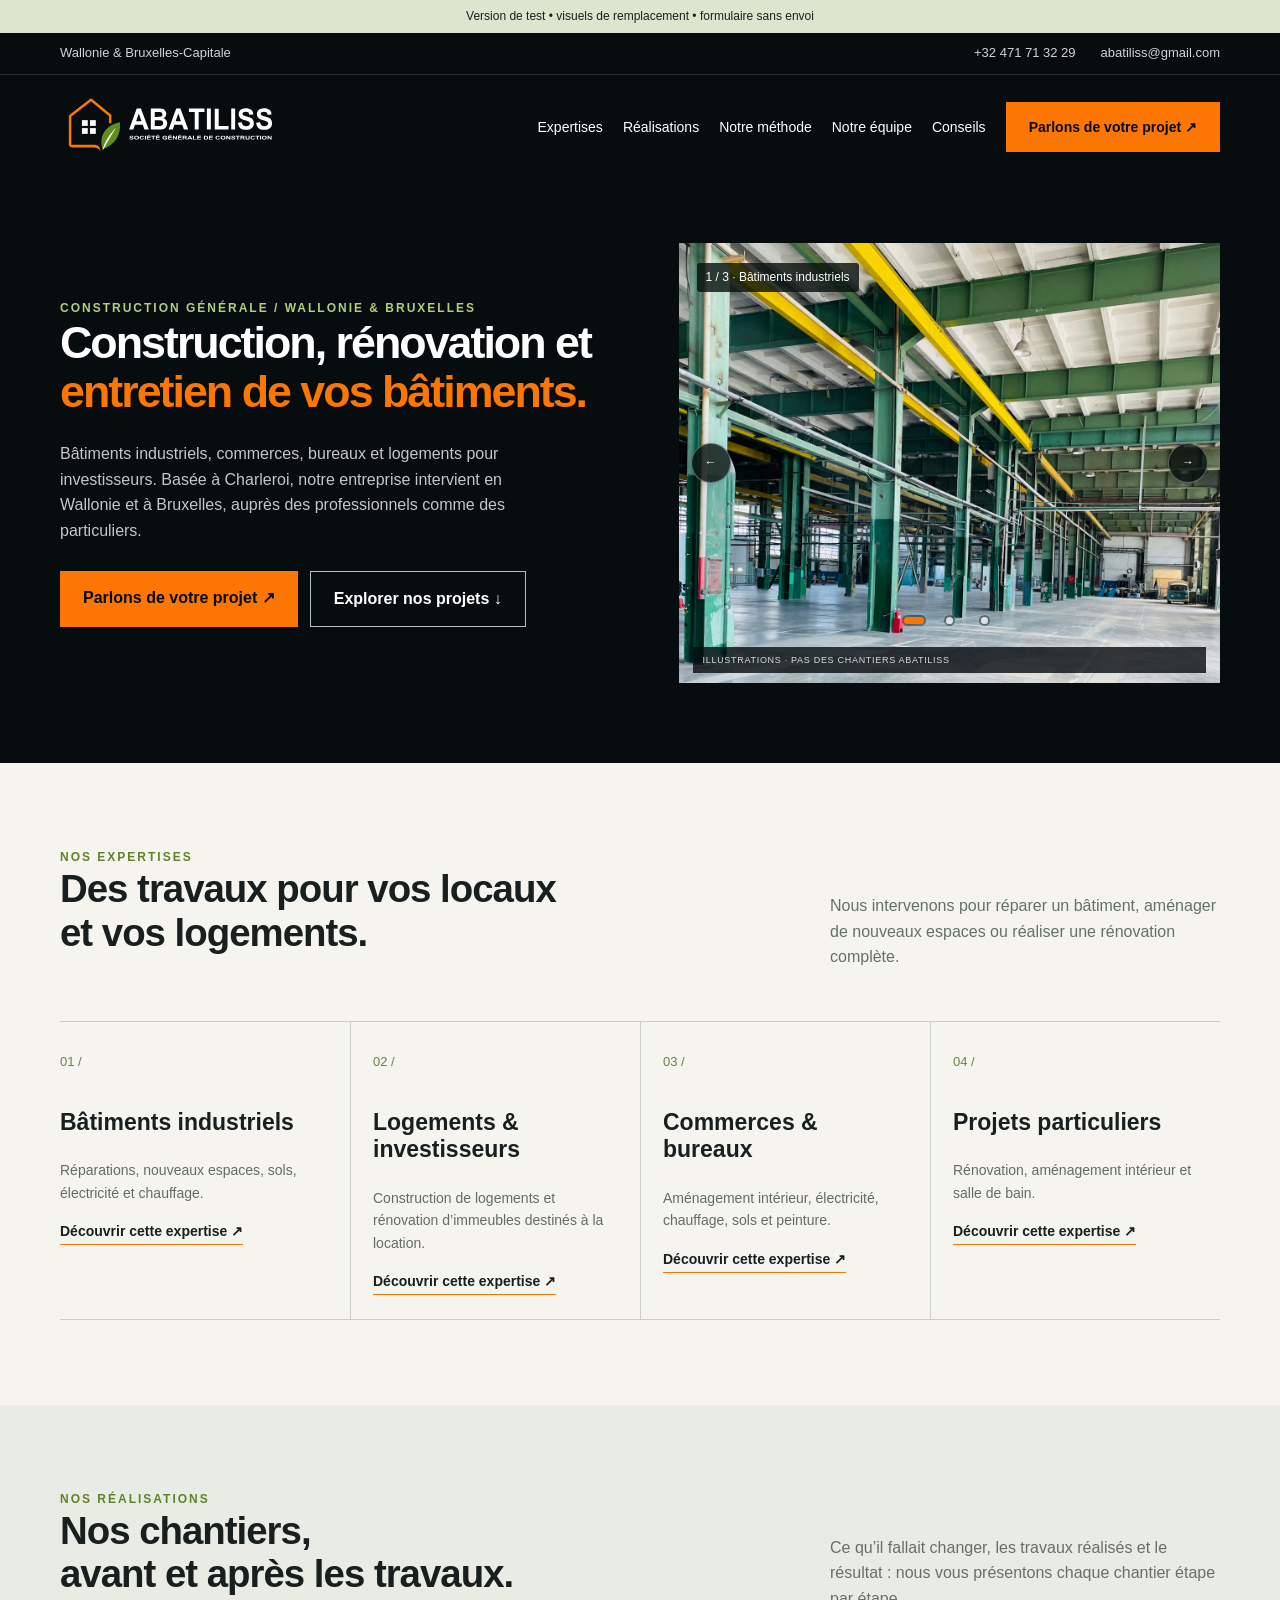
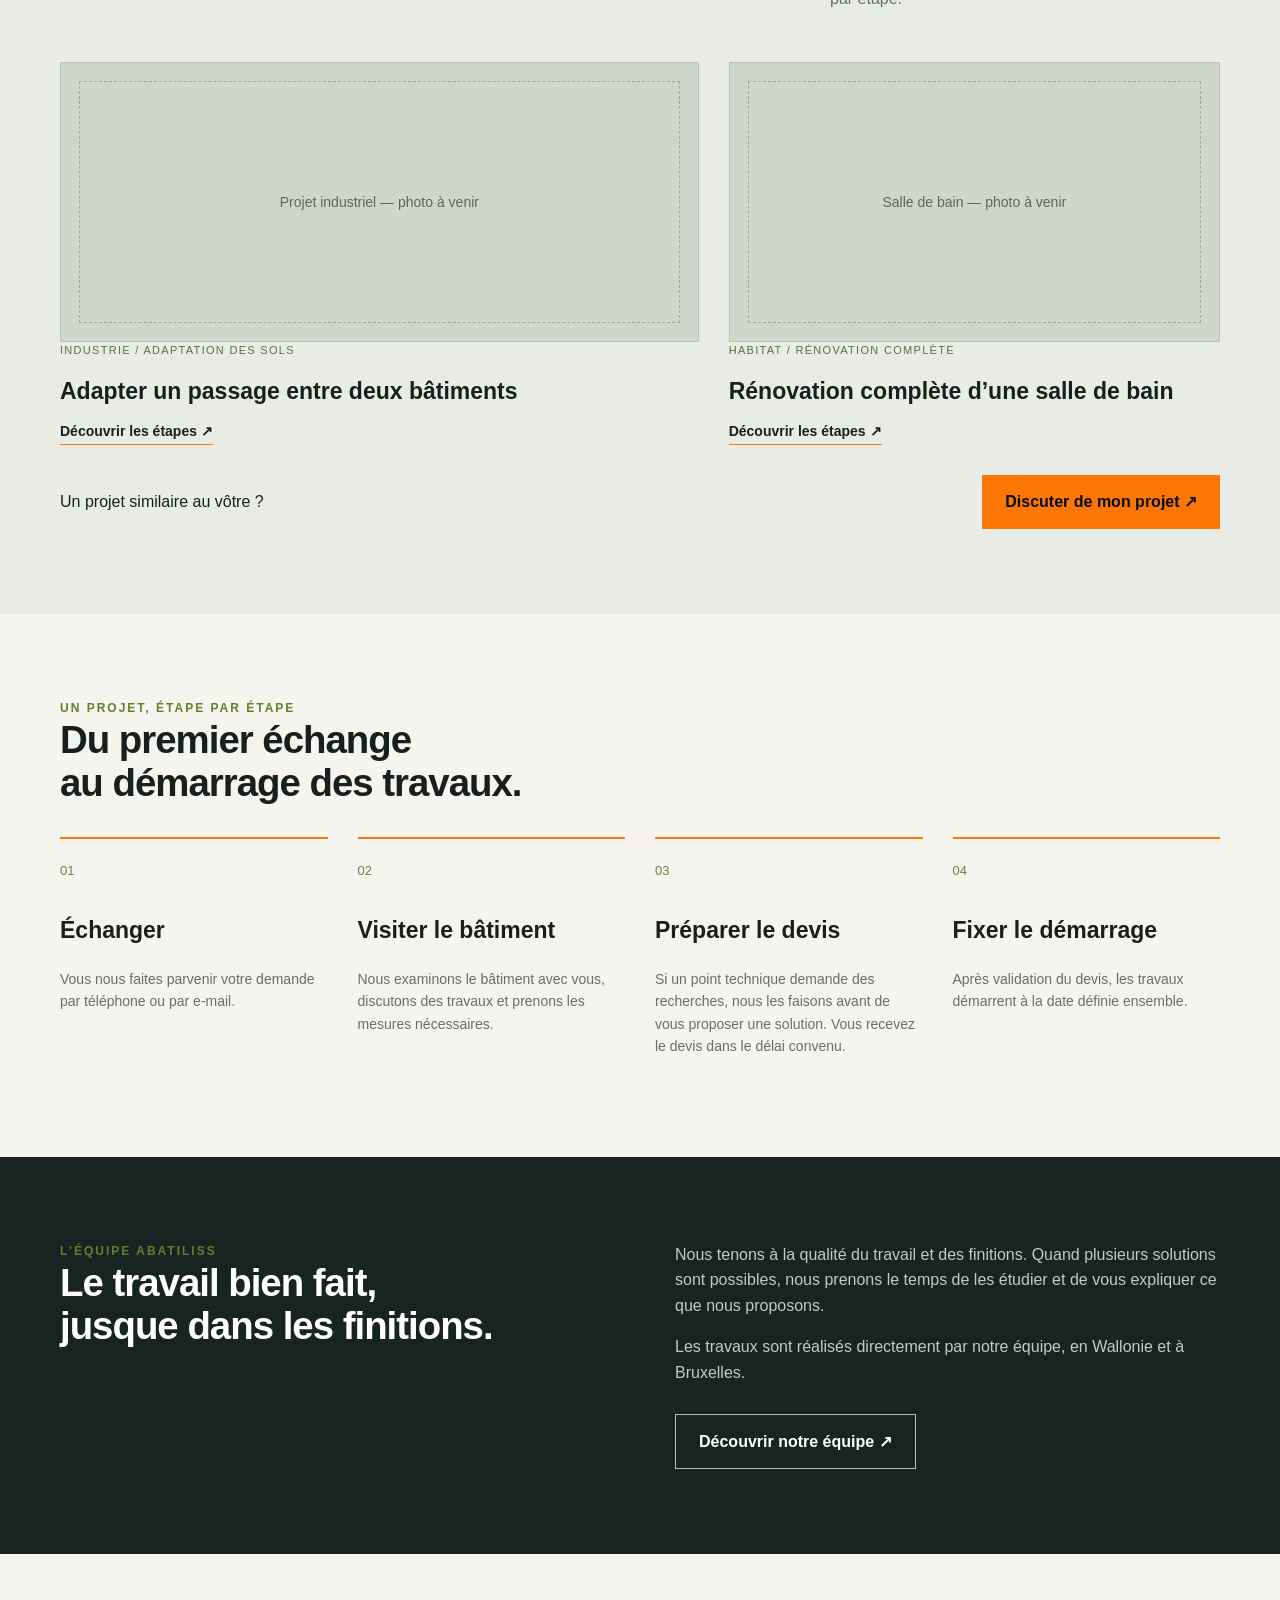
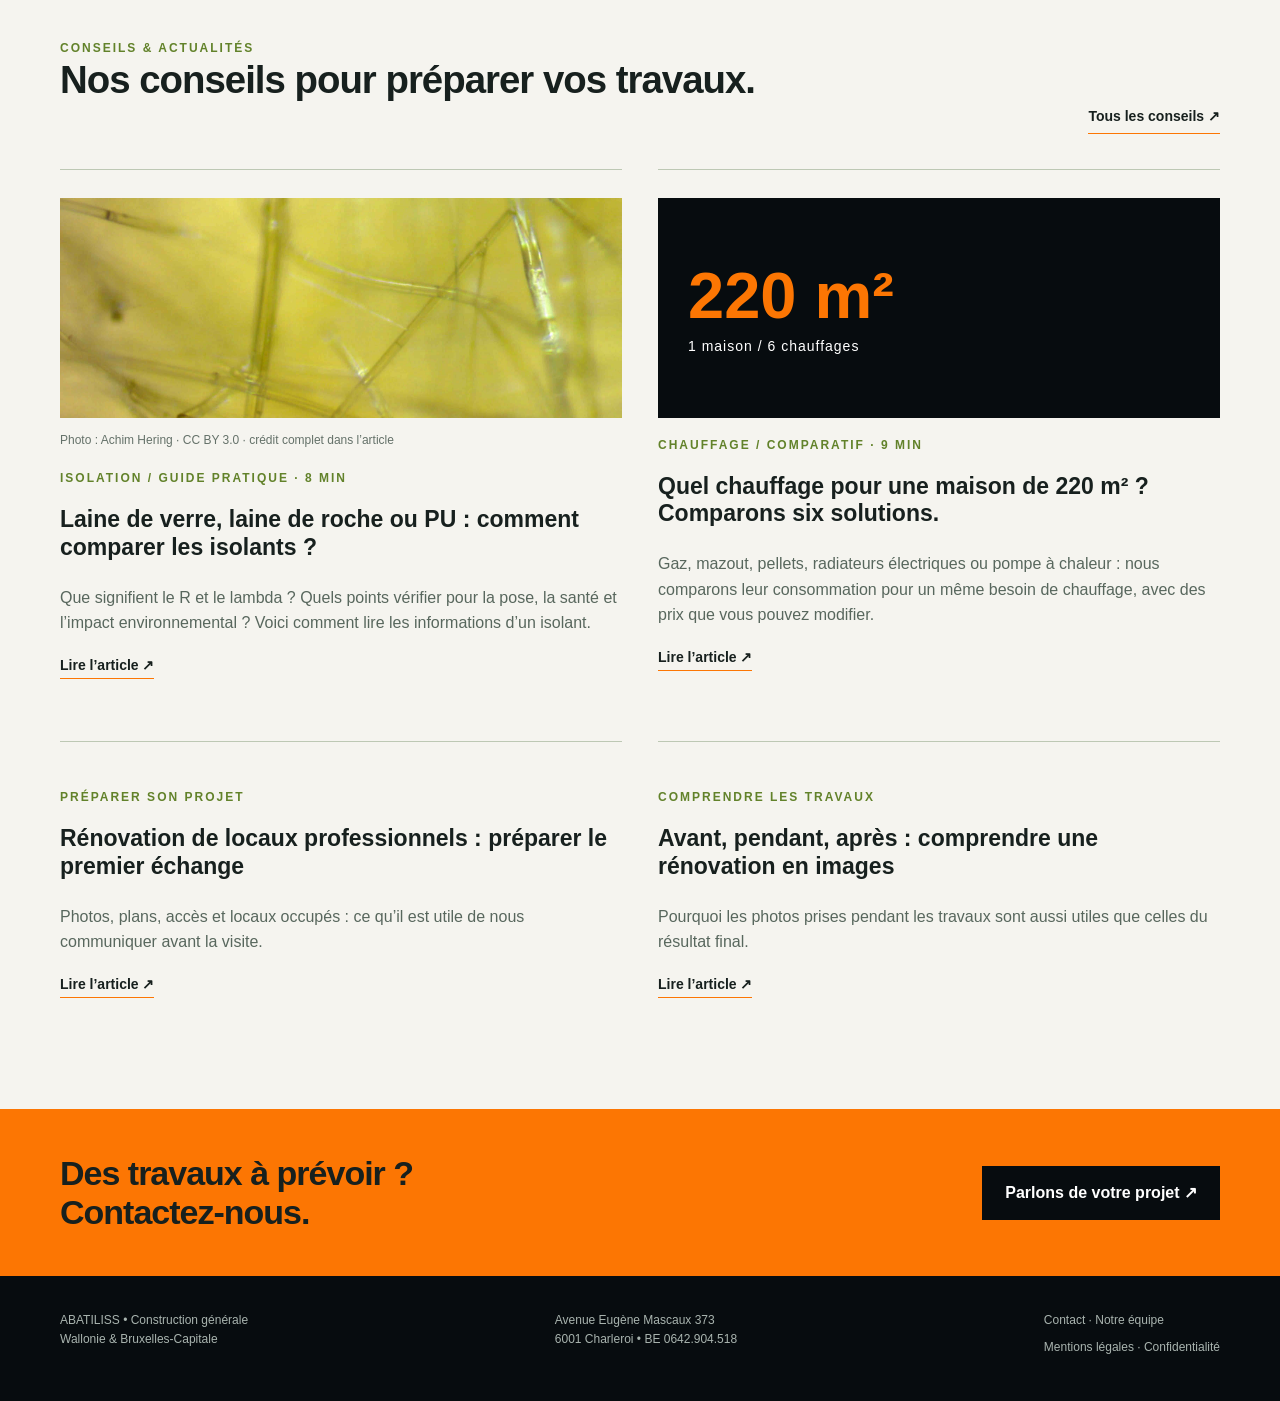
<file: index.html>
<!doctype html><html lang="fr"><head><meta charset="utf-8"><meta name="viewport" content="width=device-width,initial-scale=1"><meta name="robots" content="noindex,nofollow"><title>Entreprise de construction et rénovation à Charleroi | Abatiliss</title><link rel="stylesheet" href="style.css"><link rel="stylesheet" href="editorial.css"><script src="editorial.js" defer></script><script src="app.js" defer></script><script src="carousel.js" defer></script></head><body data-page="index"><noscript>Cette maquette nécessite JavaScript.</noscript></body></html>
</file>
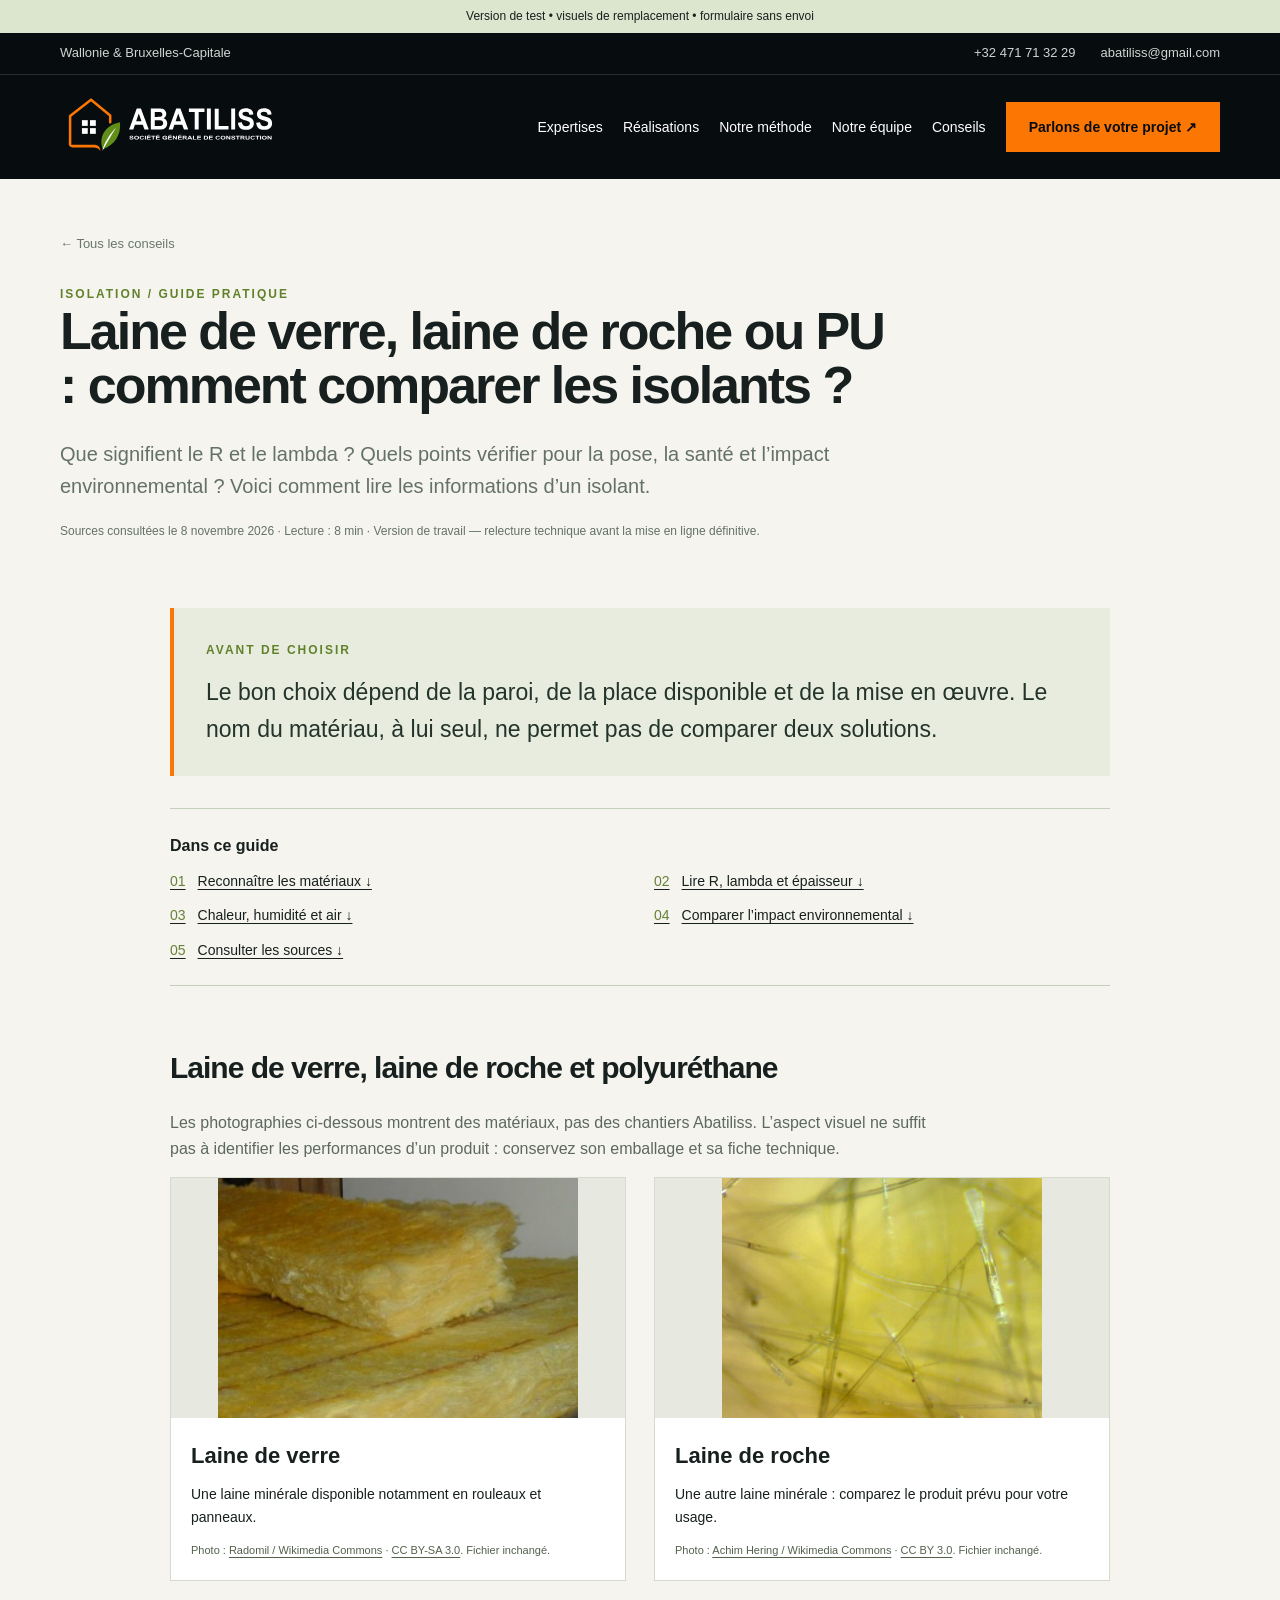
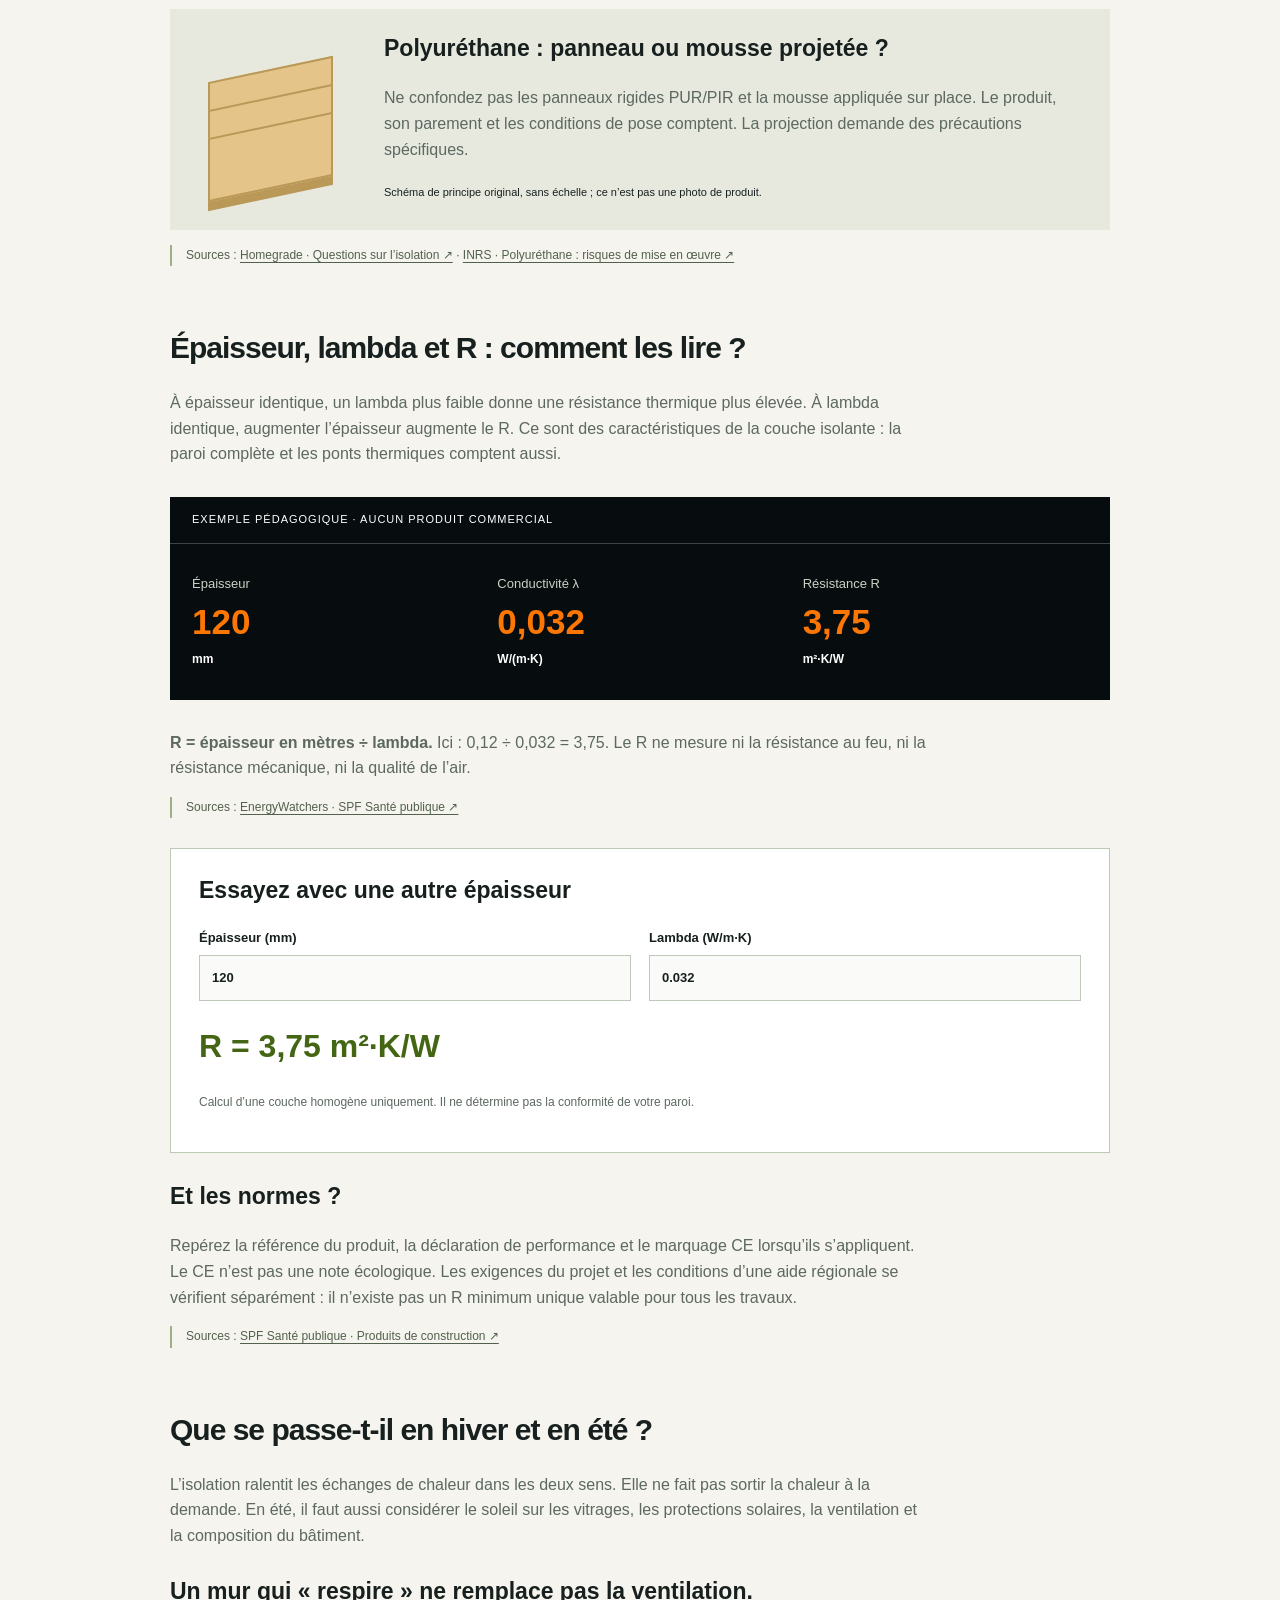
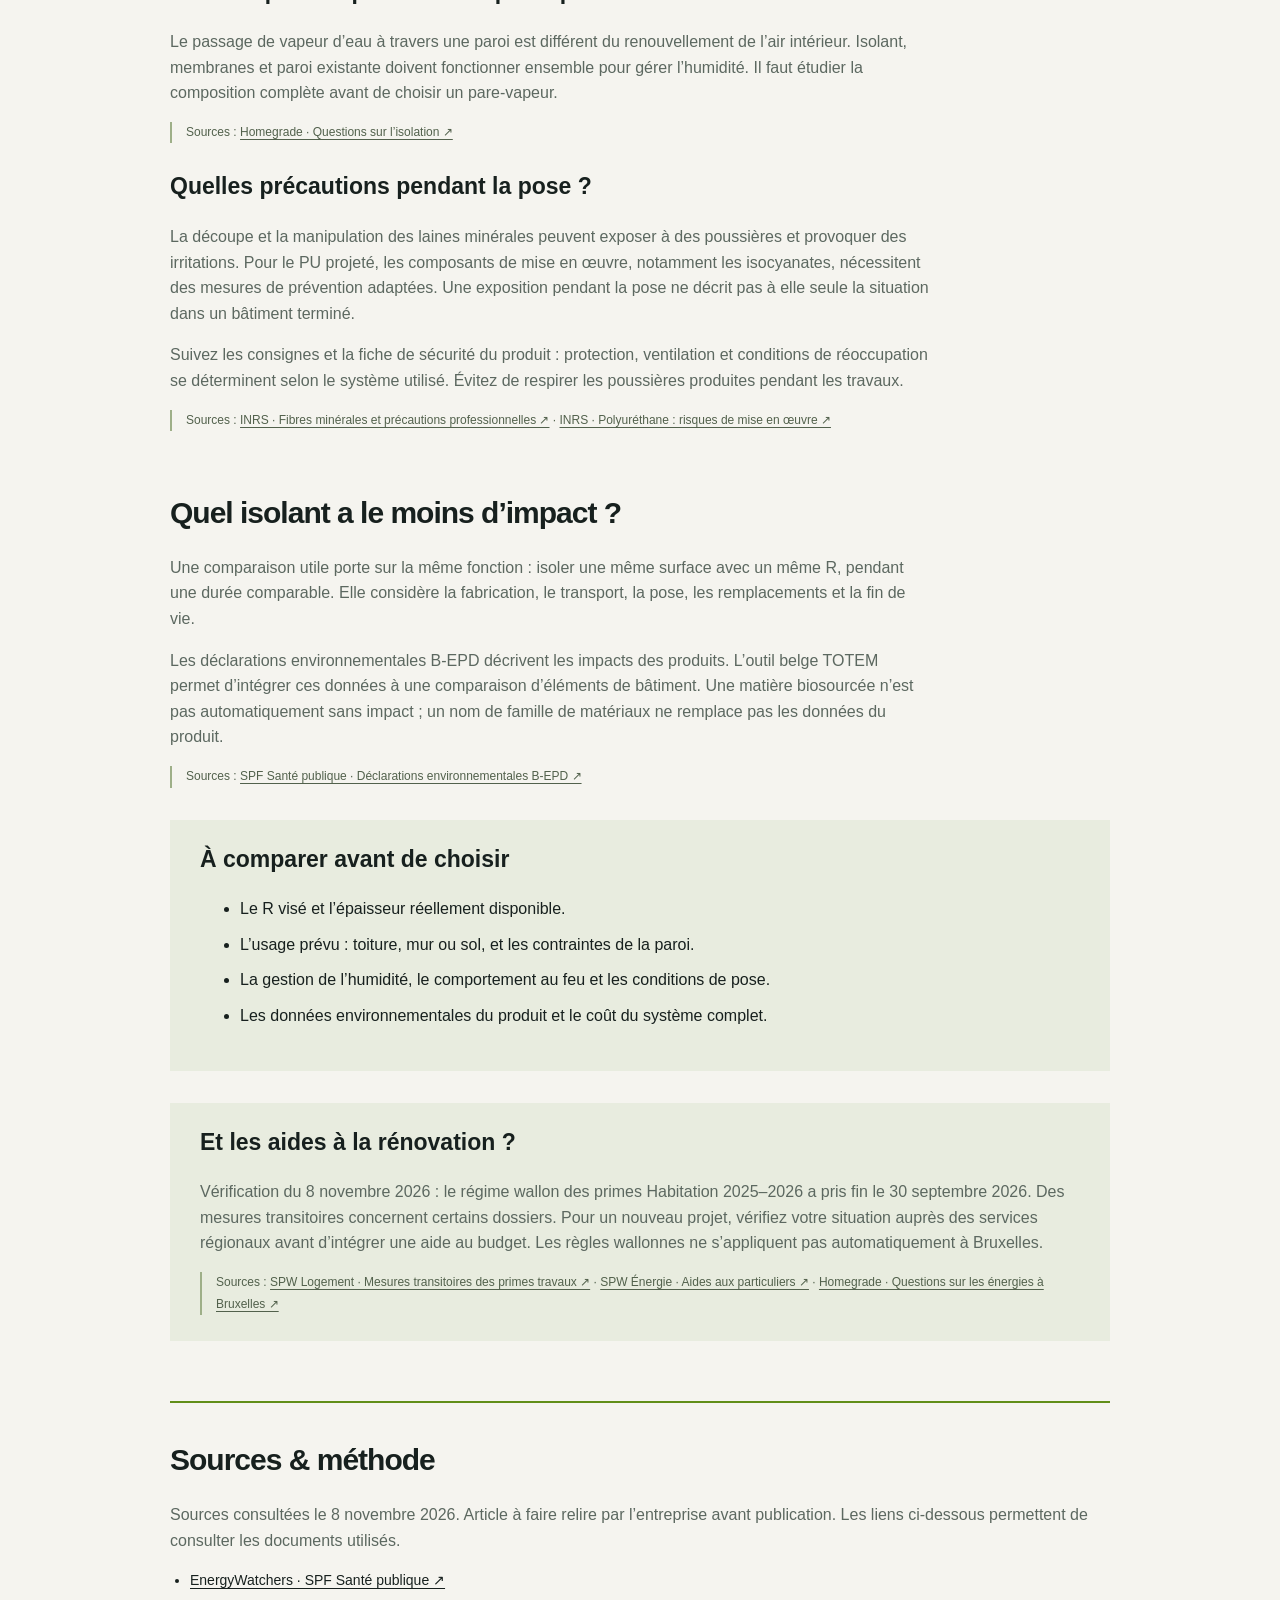
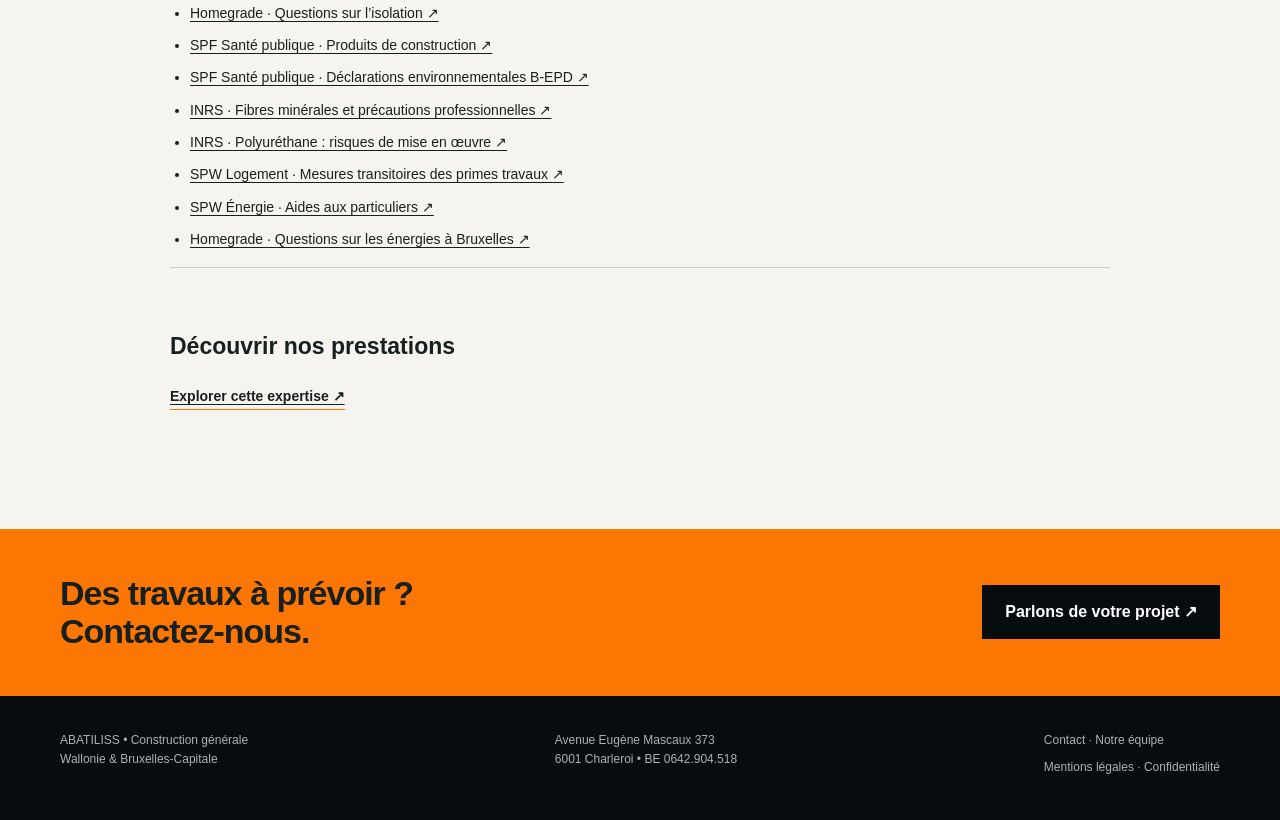
<file: article.html>
<!doctype html><html lang="fr"><head><meta charset="utf-8"><meta name="viewport" content="width=device-width,initial-scale=1"><meta name="robots" content="noindex,nofollow"><title>Abatiliss — Construction et rénovation</title><link rel="stylesheet" href="style.css"><link rel="stylesheet" href="editorial.css"><script src="editorial.js" defer></script><script src="app.js" defer></script><script src="carousel.js" defer></script></head><body data-page="article"><noscript>Cette maquette nécessite JavaScript.</noscript></body></html>
</file>
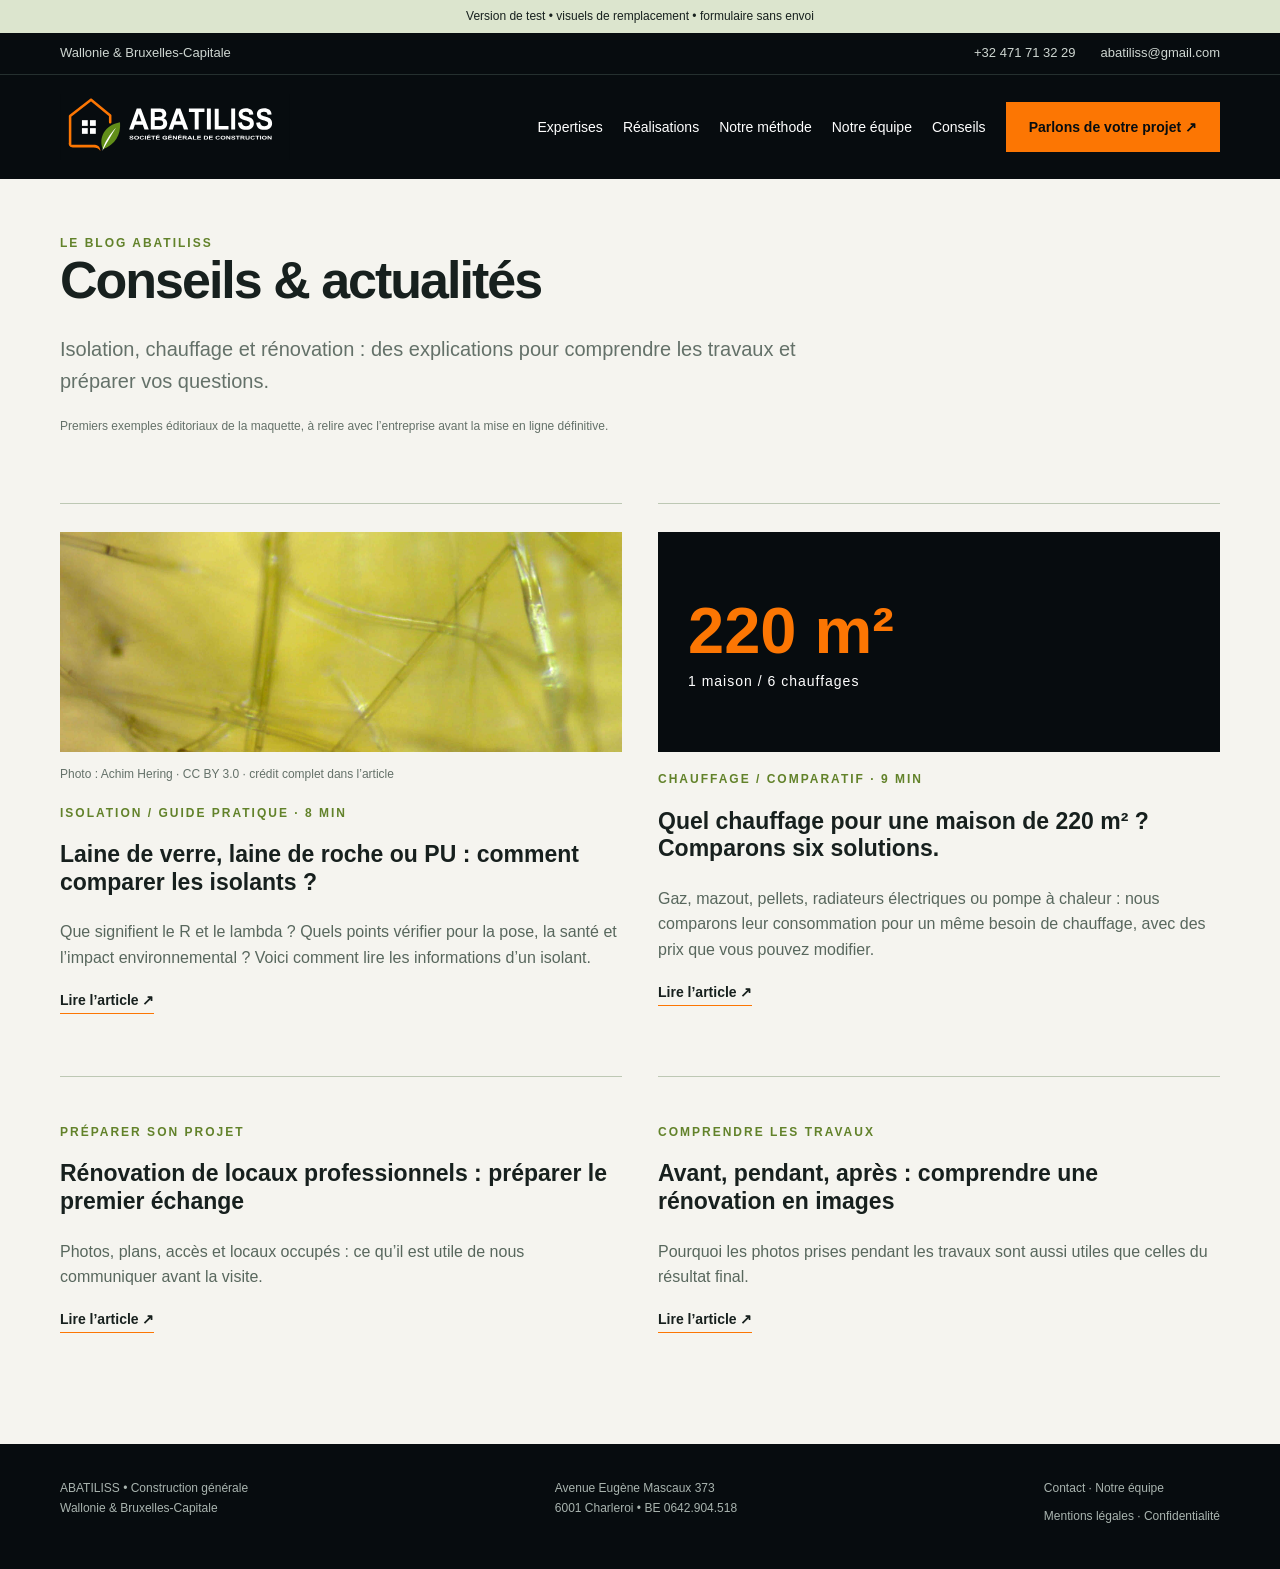
<file: blog.html>
<!doctype html><html lang="fr"><head><meta charset="utf-8"><meta name="viewport" content="width=device-width,initial-scale=1"><meta name="robots" content="noindex,nofollow"><title>Abatiliss — Conseils et actualités</title><link rel="stylesheet" href="style.css"><link rel="stylesheet" href="editorial.css"><script src="editorial.js" defer></script><script src="app.js" defer></script><script src="carousel.js" defer></script></head><body data-page="blog"><noscript>Cette maquette nécessite JavaScript.</noscript></body></html>
</file>
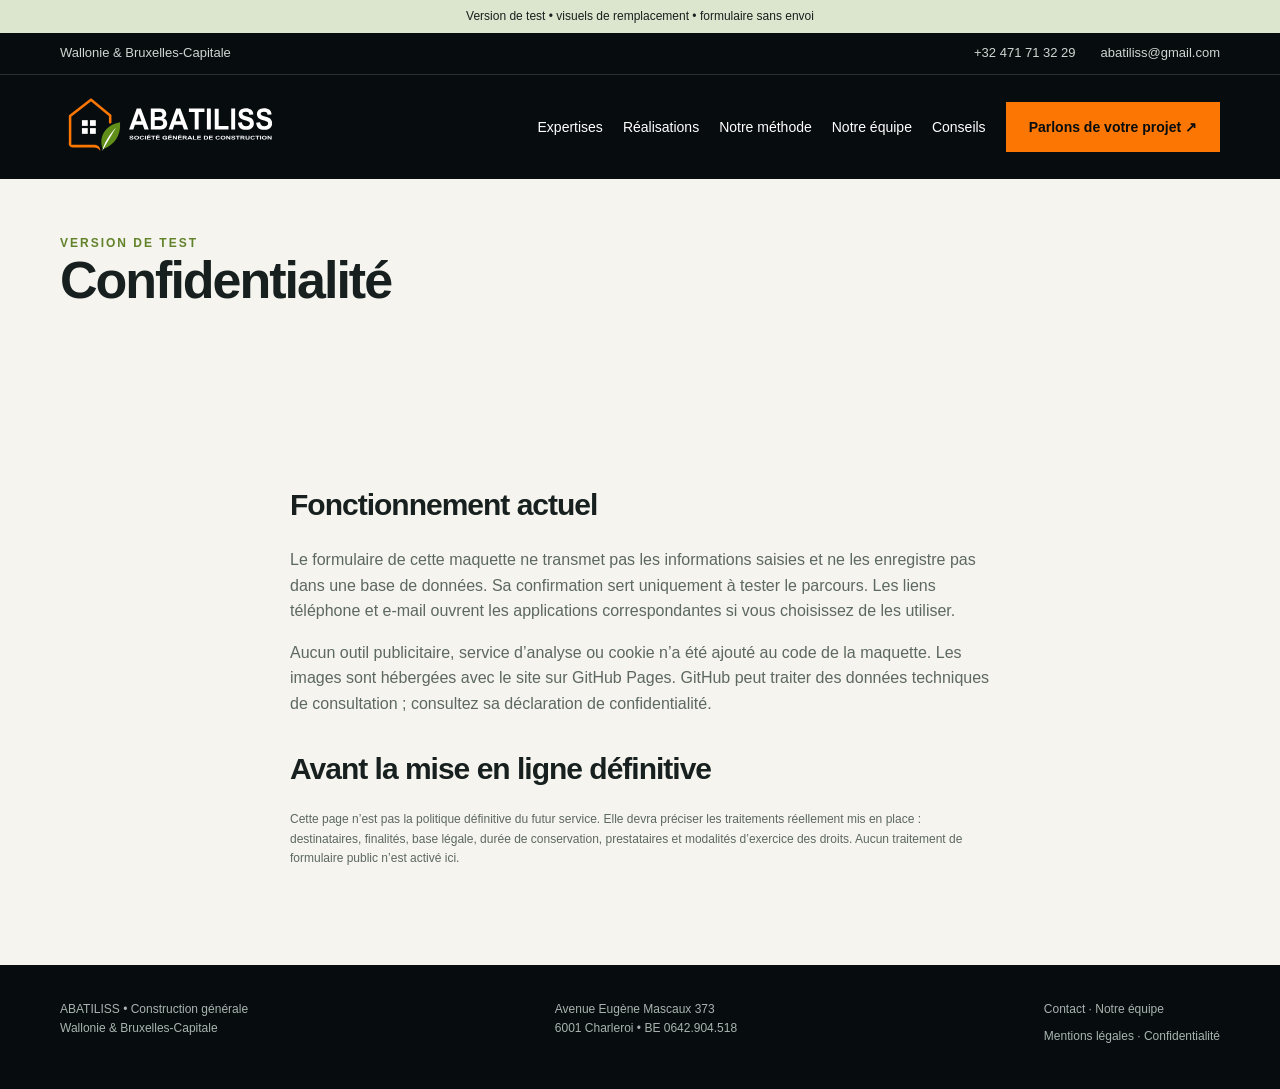
<file: confidentialite.html>
<!doctype html><html lang="fr"><head><meta charset="utf-8"><meta name="viewport" content="width=device-width,initial-scale=1"><meta name="robots" content="noindex,nofollow"><title>Abatiliss — Construction et rénovation</title><link rel="stylesheet" href="style.css"><link rel="stylesheet" href="editorial.css"><script src="editorial.js" defer></script><script src="app.js" defer></script><script src="carousel.js" defer></script></head><body data-page="confidentialite"><noscript>Cette maquette nécessite JavaScript.</noscript></body></html>
</file>
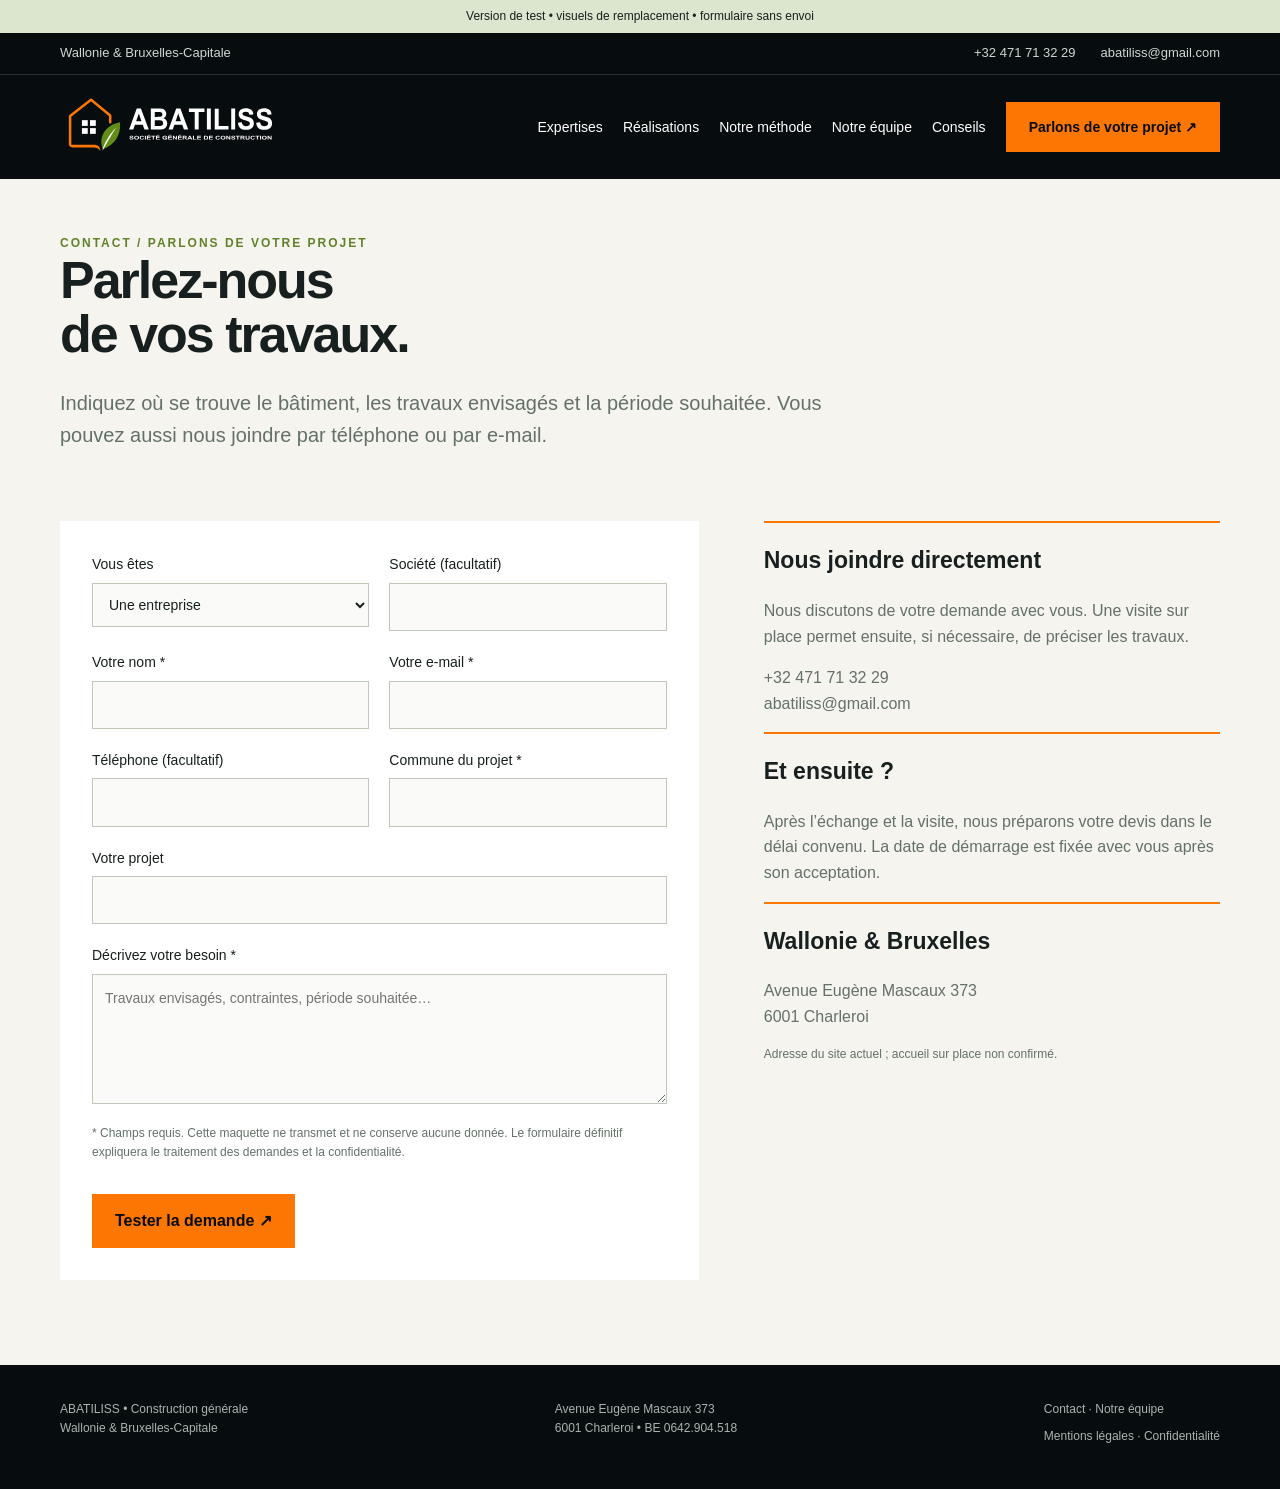
<file: contact.html>
<!doctype html><html lang="fr"><head><meta charset="utf-8"><meta name="viewport" content="width=device-width,initial-scale=1"><meta name="robots" content="noindex,nofollow"><title>Abatiliss — Parlons de votre projet</title><link rel="stylesheet" href="style.css"><link rel="stylesheet" href="editorial.css"><script src="editorial.js" defer></script><script src="app.js" defer></script><script src="carousel.js" defer></script></head><body data-page="contact"><noscript>Cette maquette nécessite JavaScript.</noscript></body></html>
</file>
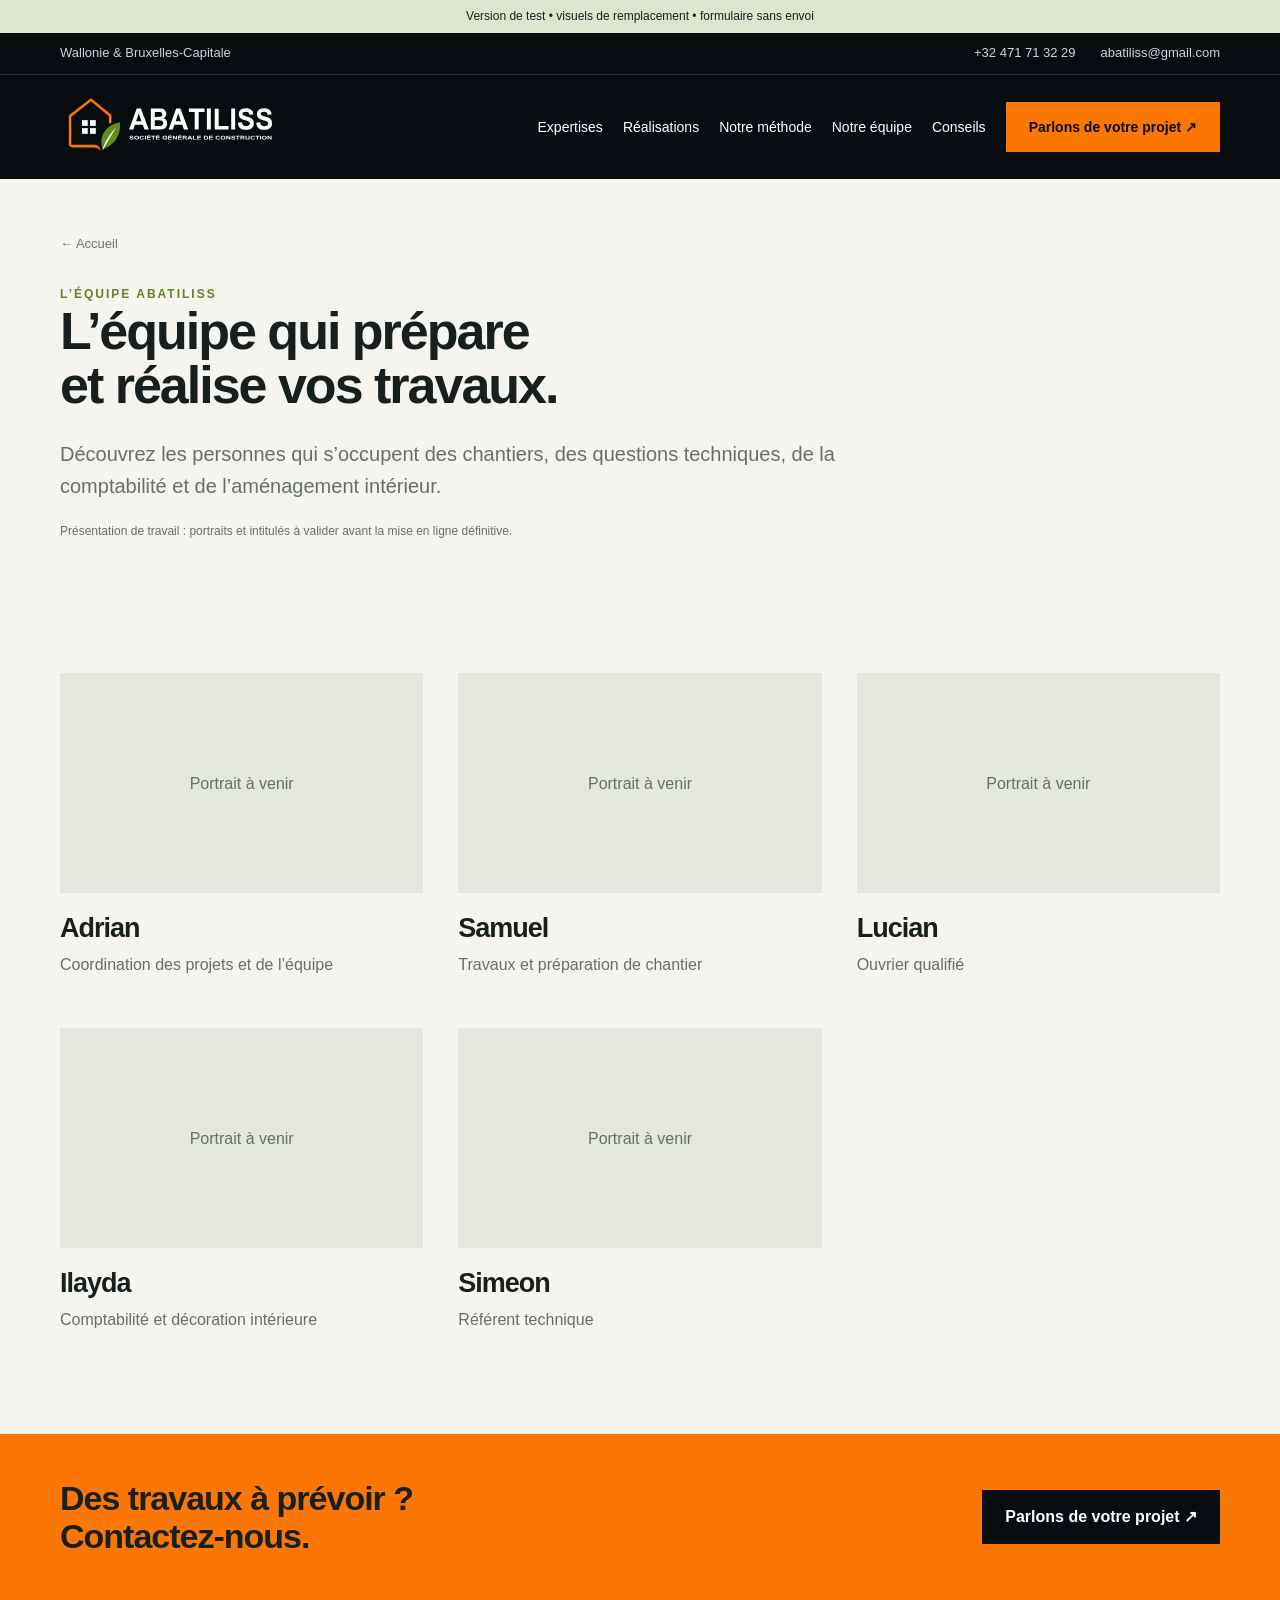
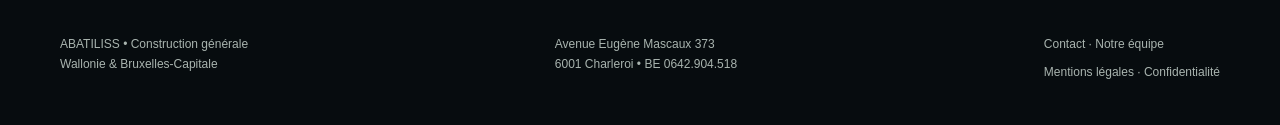
<file: equipe.html>
<!doctype html><html lang="fr"><head><meta charset="utf-8"><meta name="viewport" content="width=device-width,initial-scale=1"><meta name="robots" content="noindex,nofollow"><title>Abatiliss — Notre équipe</title><link rel="stylesheet" href="style.css"><link rel="stylesheet" href="editorial.css"><script src="editorial.js" defer></script><script src="app.js" defer></script><script src="carousel.js" defer></script></head><body data-page="equipe"><noscript>Cette maquette nécessite JavaScript.</noscript></body></html>
</file>
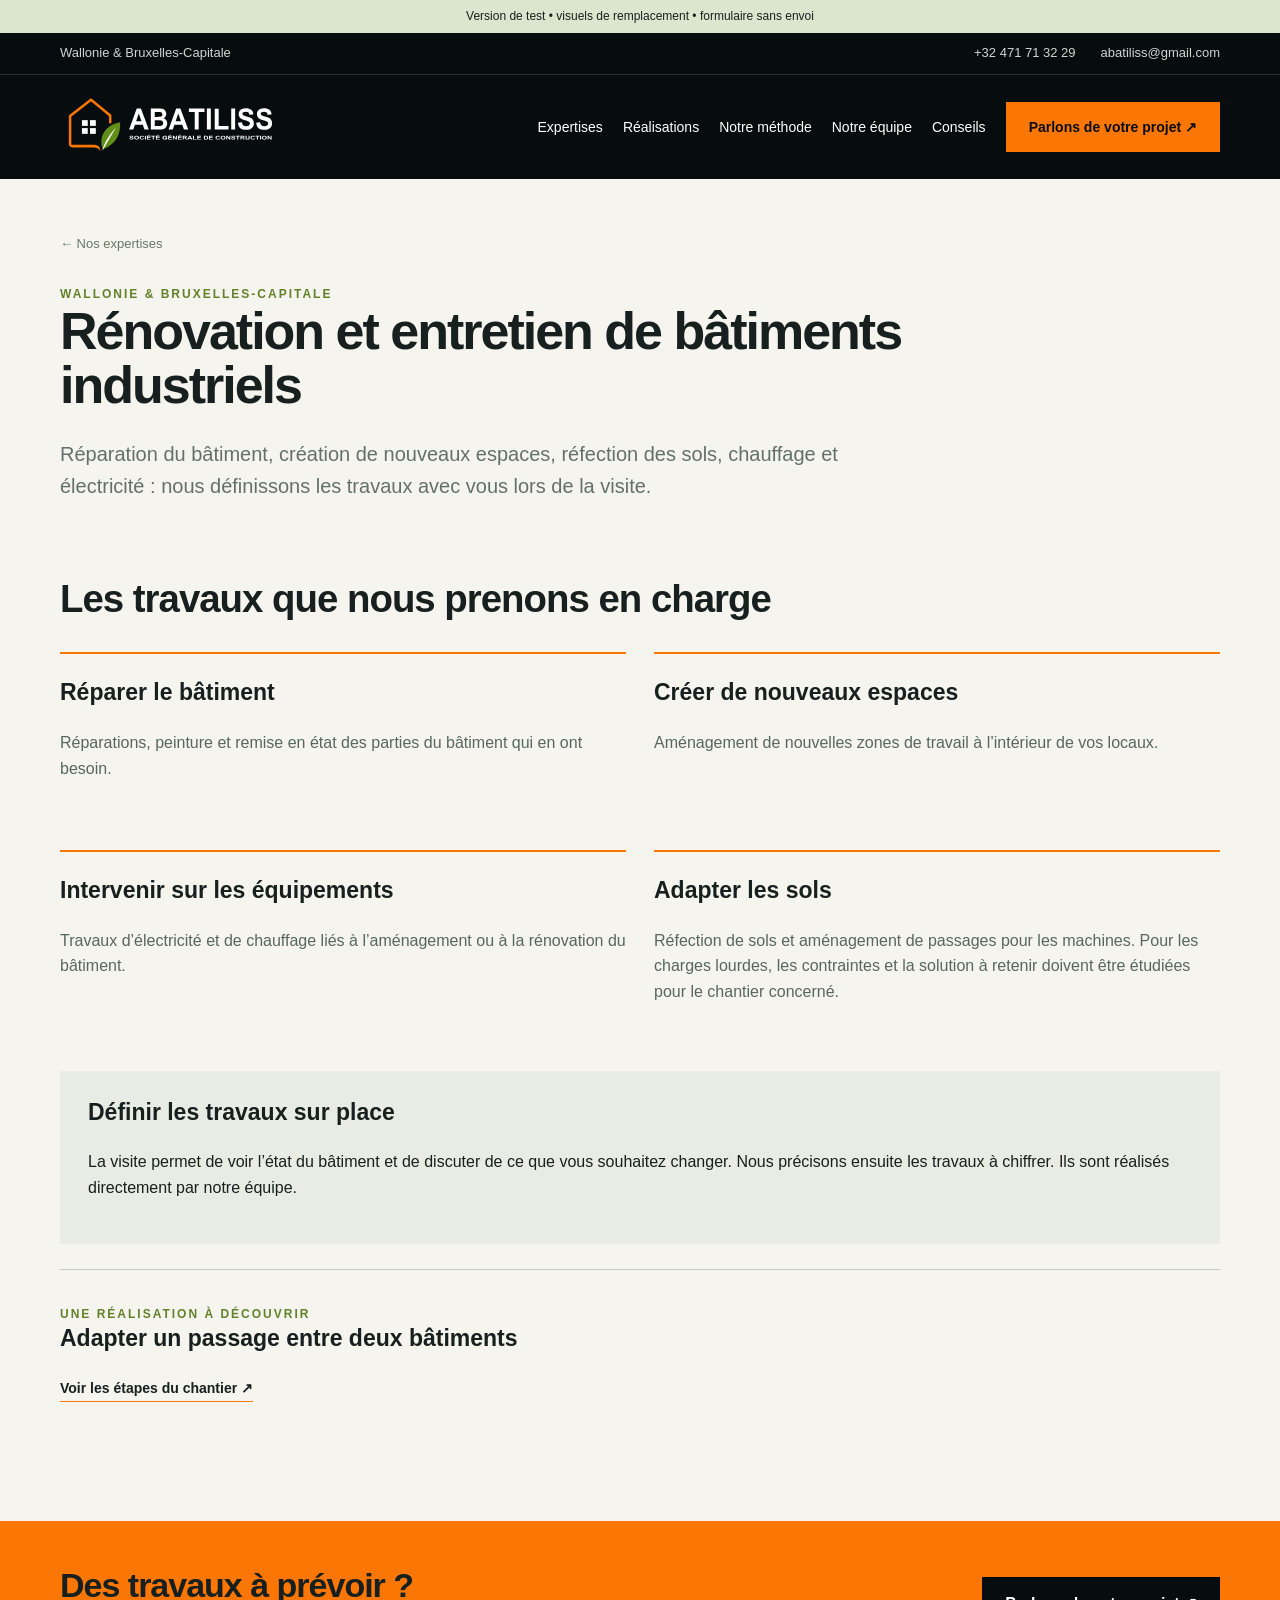
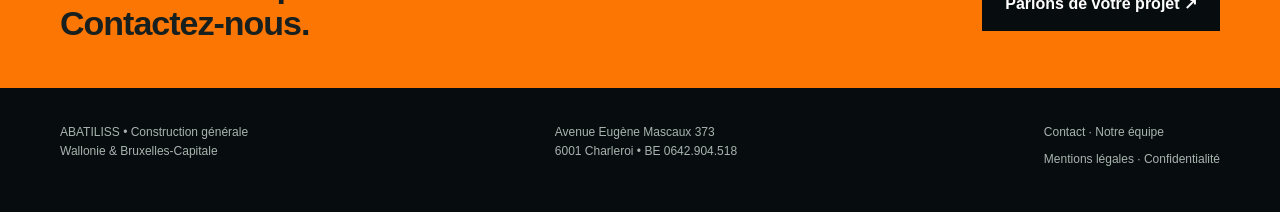
<file: expertise.html>
<!doctype html><html lang="fr"><head><meta charset="utf-8"><meta name="viewport" content="width=device-width,initial-scale=1"><meta name="robots" content="noindex,nofollow"><title>Abatiliss — Construction et rénovation</title><link rel="stylesheet" href="style.css"><link rel="stylesheet" href="editorial.css"><script src="editorial.js" defer></script><script src="app.js" defer></script><script src="carousel.js" defer></script></head><body data-page="expertise"><noscript>Cette maquette nécessite JavaScript.</noscript></body></html>
</file>
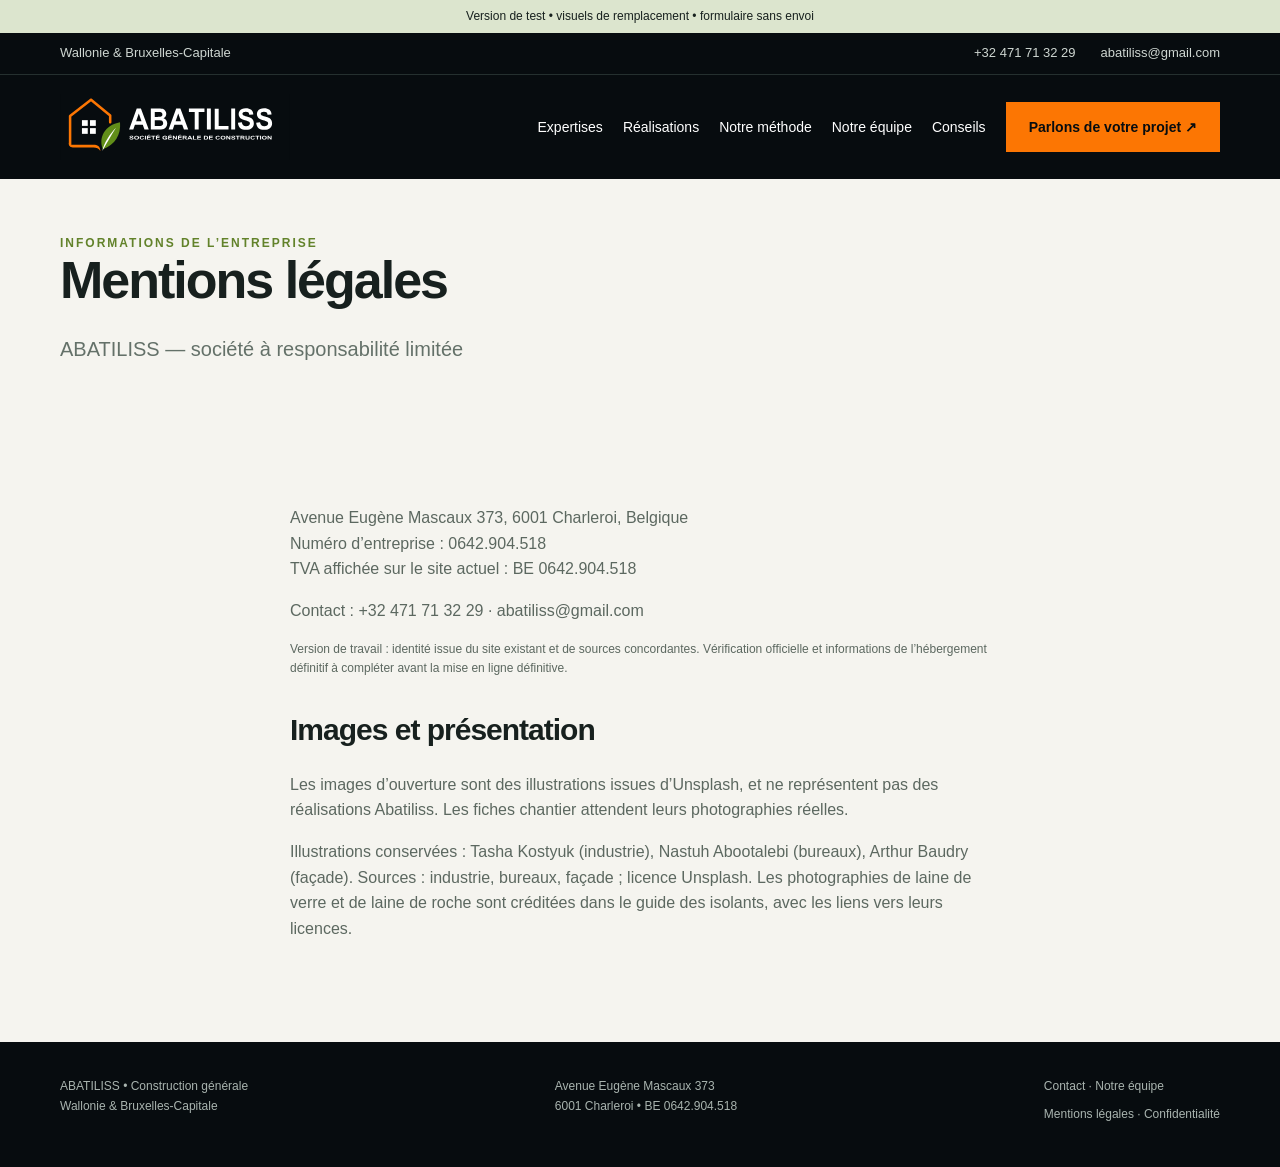
<file: mentions.html>
<!doctype html><html lang="fr"><head><meta charset="utf-8"><meta name="viewport" content="width=device-width,initial-scale=1"><meta name="robots" content="noindex,nofollow"><title>Abatiliss — Construction et rénovation</title><link rel="stylesheet" href="style.css"><link rel="stylesheet" href="editorial.css"><script src="editorial.js" defer></script><script src="app.js" defer></script><script src="carousel.js" defer></script></head><body data-page="mentions"><noscript>Cette maquette nécessite JavaScript.</noscript></body></html>
</file>
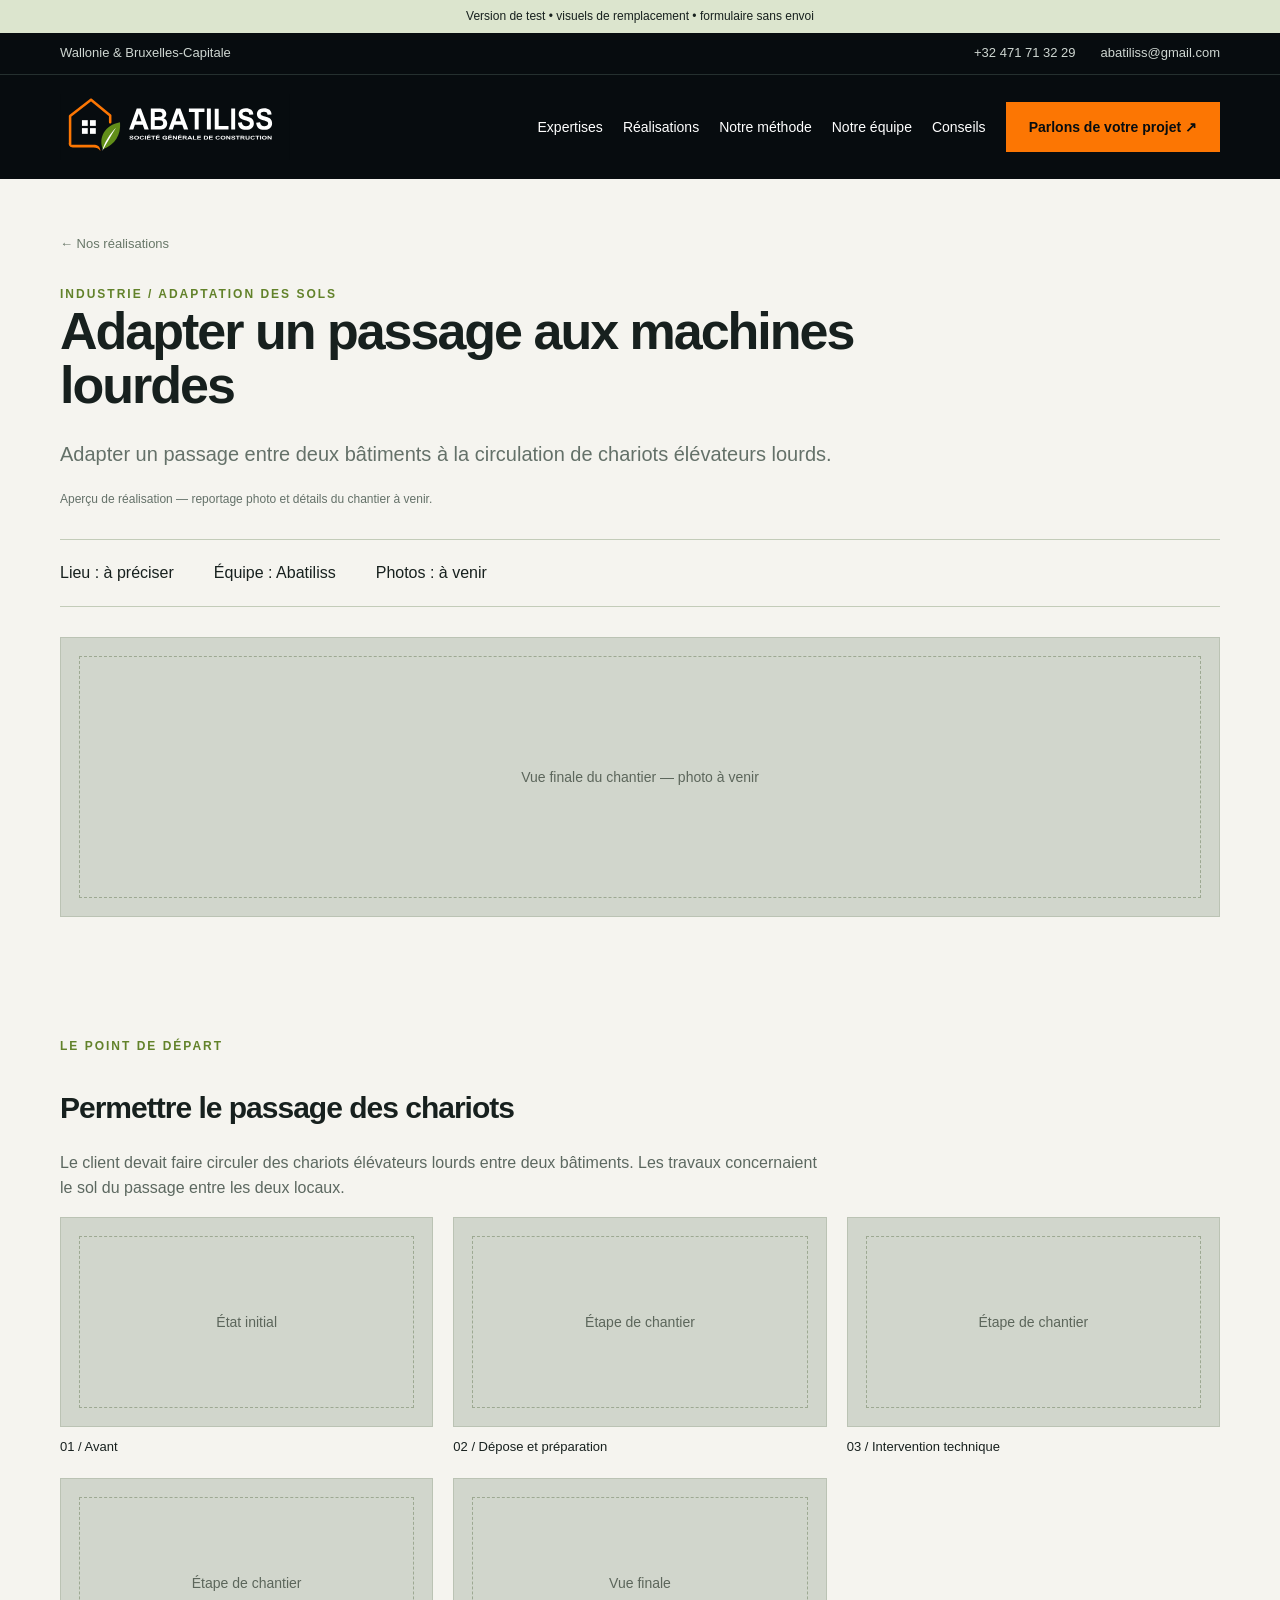
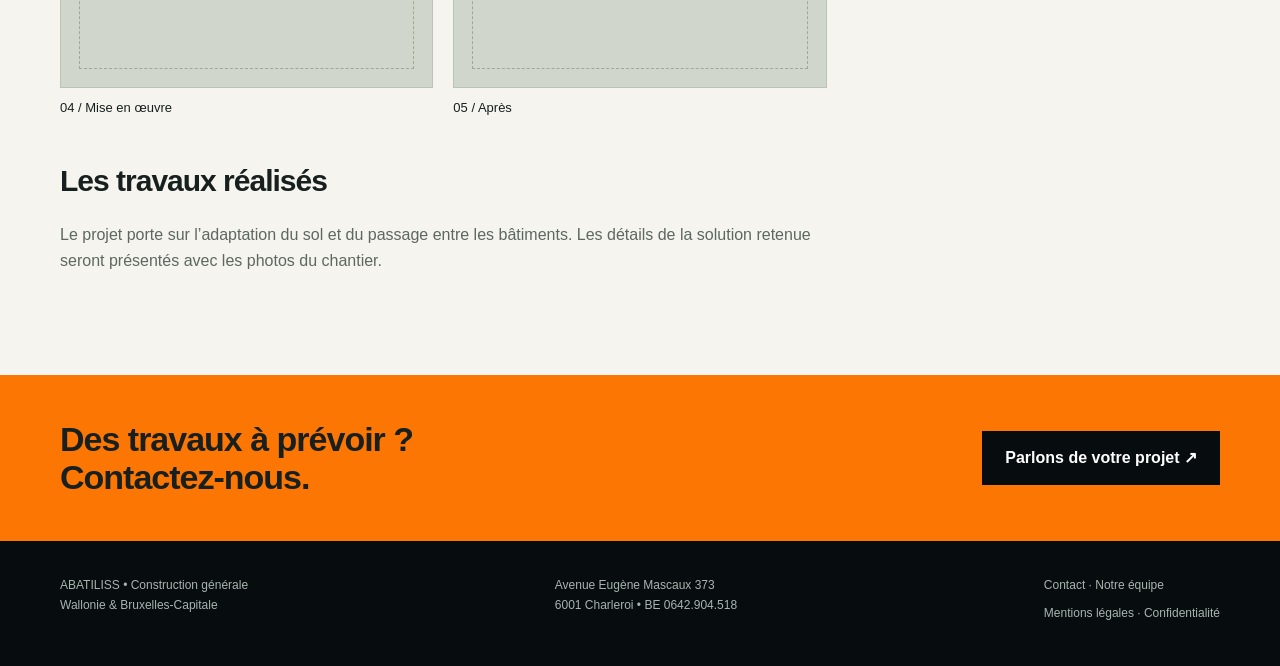
<file: projet.html>
<!doctype html><html lang="fr"><head><meta charset="utf-8"><meta name="viewport" content="width=device-width,initial-scale=1"><meta name="robots" content="noindex,nofollow"><title>Abatiliss — Une réalisation, étape par étape</title><link rel="stylesheet" href="style.css"><link rel="stylesheet" href="editorial.css"><script src="editorial.js" defer></script><script src="app.js" defer></script><script src="carousel.js" defer></script></head><body data-page="projet"><noscript>Cette maquette nécessite JavaScript.</noscript></body></html>
</file>
<file: style.css>
*{box-sizing:border-box}html{scroll-behavior:smooth}body{margin:0;background:#f5f4ef;color:#17201e;font:16px/1.6 Arial,sans-serif}a{color:inherit;text-decoration:none}button,input,select,textarea{font:inherit}a:focus-visible,button:focus-visible,input:focus,textarea:focus,select:focus{outline:3px solid #618e19;outline-offset:4px}.wrap{max-width:1220px;margin:auto;padding:0 30px}.notice{background:#dce5ce;text-align:center;font-size:12px;padding:7px}header{background:#070c0f;color:white}.nav{display:flex;align-items:center;justify-content:space-between;gap:24px;min-height:104px}.logo{width:230px;display:block}.links{display:flex;align-items:center;gap:27px;font-size:14px}.btn{display:inline-block;background:#fc7603;color:#070c0f;padding:14px 23px;font-weight:bold;border:0;cursor:pointer}.btn.light{background:transparent;border:1px solid #b7bdbb;color:inherit}.hero{background:#070c0f;color:#fff;overflow:hidden}.hero-grid{display:grid;grid-template-columns:1.05fr 1fr;gap:50px;align-items:center;padding:64px 0 80px}.eyebrow{font-size:12px;text-transform:uppercase;letter-spacing:2px;font-weight:bold;color:#62822a}.hero .eyebrow{color:#b1cf7d}h1,h2,h3,p{margin-top:0}h1{font-size:clamp(38px,5vw,66px);line-height:1.04;letter-spacing:-2px;font-weight:700;margin-bottom:26px}h1 em{font-style:normal;color:#fc7603}h2{font-size:clamp(30px,3vw,44px);line-height:1.13;letter-spacing:-1px}h3{font-size:23px;line-height:1.2}.hero p{color:#c1c9c9;max-width:500px}.actions{display:flex;gap:12px;flex-wrap:wrap;margin-top:28px}.architecture{position:relative;min-height:420px;background:#1b282b;overflow:hidden}.architecture svg{width:100%;height:420px;display:block}.caption{position:absolute;bottom:16px;left:18px;font-size:11px;letter-spacing:1px;color:#d6dddd;background:#070c0fcc;padding:6px 10px}.strip{border-bottom:1px solid #d9ddd2;padding:23px 0}.strip .wrap{display:flex;justify-content:space-between;gap:20px;font-size:13px}.section{padding:85px 0}.section-head{display:flex;justify-content:space-between;align-items:end;gap:30px;margin-bottom:35px}.section-head p{max-width:390px;color:#65706a}.sectors{display:grid;grid-template-columns:repeat(4,1fr);border-top:1px solid #c9cfc4}.sector{padding:30px 22px 25px 0;border-bottom:1px solid #c9cfc4}.sector+.sector{padding-left:22px;border-left:1px solid #c9cfc4}.num{color:#698345;display:block;font-size:13px;margin-bottom:36px}.sector p{font-size:14px;color:#626d65}.textlink{font-weight:bold;font-size:14px;border-bottom:1px solid #fc7603;padding-bottom:5px}.cta-row{display:flex;justify-content:space-between;align-items:center;gap:20px;margin-top:32px}.projects{background:#e9ece4}.project-grid{display:grid;grid-template-columns:1.3fr 1fr;gap:30px}.photo{background:#d1d6cc;position:relative;display:flex;align-items:center;justify-content:center;min-height:280px;color:#5c665b;border:1px solid #bbc3b4;font-size:14px}.photo:before{content:'';position:absolute;inset:18px;border:1px dashed #9da992}.photo span{position:relative;background:#d1d6cc;padding:10px}.project h3{margin:18px 0 12px}.tag{font-size:11px;letter-spacing:1.3px;text-transform:uppercase;color:#5b713d}.steps{display:grid;grid-template-columns:repeat(4,1fr);gap:30px}.step{border-top:2px solid #fc7603;padding-top:22px}.step p{color:#65706a;font-size:14px}.dark{background:#172421;color:#fff}.dark p{color:#c2cbc4}.split{display:grid;grid-template-columns:1fr 1fr;gap:70px}.closing{background:#fc7603;padding:45px 0}.closing .wrap{display:flex;align-items:center;justify-content:space-between;gap:30px}.closing h2{margin:0;font-size:34px}.closing .btn{background:#070c0f;color:white}footer{background:#070c0f;color:#a9b4af;padding:35px 0;font-size:12px}.footer-row{display:flex;justify-content:space-between;gap:30px}.pagehead{padding:55px 0 35px}.pagehead h1{max-width:850px;font-size:52px}.breadcrumb{font-size:13px;margin-bottom:30px;color:#687768}.lead{font-size:20px;max-width:780px;color:#647169}.gallery{display:grid;grid-template-columns:repeat(3,1fr);gap:20px}.gallery figure{margin:0}.gallery .photo{min-height:210px}.gallery figcaption{font-size:13px;padding-top:10px}.story{max-width:760px}.story p{color:#5c6860}.facts{border-top:1px solid #c3ccb9;border-bottom:1px solid #c3ccb9;padding:20px 0;display:flex;gap:40px;margin:30px 0}.form-grid{display:grid;grid-template-columns:1.4fr 1fr;gap:65px}.form{background:white;padding:32px}.fields{display:grid;grid-template-columns:1fr 1fr;gap:20px}.field{display:flex;flex-direction:column;gap:7px;font-size:14px}.full{grid-column:1/-1}input,select,textarea{border:1px solid #bfc9bb;padding:12px;width:100%;background:#fafbf8;color:#17201e}textarea{min-height:130px;resize:vertical}.help{font-size:12px;color:#647169}.result{padding:16px;background:#e3edda;margin-top:15px}.contactbox{border-top:2px solid #fc7603;padding-top:24px}.contactbox p{color:#647169}.skip{position:absolute;left:-9999px}.skip:focus{left:10px;top:10px;background:white;z-index:5;padding:10px}@media(max-width:800px){.wrap{padding:0 20px}.nav{flex-wrap:wrap;padding-top:15px;padding-bottom:15px;gap:10px}.logo{width:180px}.links{gap:13px;flex-wrap:wrap;font-size:12px}.links .btn{padding:9px 12px}.hero-grid,.split,.form-grid{grid-template-columns:1fr;gap:30px}.hero-grid{padding:38px 0}.architecture{min-height:260px}.architecture svg{height:280px}.strip .wrap{flex-wrap:wrap}.sectors,.steps{grid-template-columns:1fr 1fr}.sector:nth-child(3){border-left:0;padding-left:0}.section{padding:50px 0}.section-head,.cta-row,.closing .wrap{align-items:start;flex-direction:column}.project-grid{grid-template-columns:1fr}.gallery{grid-template-columns:1fr 1fr}.pagehead h1{font-size:38px}.fields{grid-template-columns:1fr}.footer-row{flex-direction:column}.facts{flex-wrap:wrap;gap:15px}}@media(prefers-reduced-motion:reduce){html{scroll-behavior:auto}}
.contact-top{border-bottom:1px solid #25302f;color:#ced6d1;font-size:13px}.contact-top .wrap{display:flex;justify-content:space-between;gap:15px;padding-top:10px;padding-bottom:10px}.contact-top .wrap>div{display:flex;gap:25px}.contact-top a:hover{color:#fc7603}.hero-photo{width:100%;height:490px;object-fit:cover;display:block}.hero h1{font-size:clamp(36px,4.4vw,58px)}.architecture .caption{right:12px;font-size:9px;letter-spacing:.7px}.team-grid{display:grid;grid-template-columns:repeat(3,1fr);gap:35px}.portrait{height:220px;display:grid;place-items:center;background:#e3e7de;color:#65715e;margin-bottom:20px}.member h2{font-size:27px;margin-bottom:8px}.member p{color:#65706a}@media(max-width:800px){.contact-top .wrap{flex-wrap:wrap}.contact-top .wrap>div{flex-wrap:wrap;gap:8px 20px}.hero-photo{height:320px}.team-grid{grid-template-columns:1fr 1fr}}@media(max-width:450px){.team-grid{grid-template-columns:1fr}}
.hero-carousel{min-width:0}.carousel-bar{display:flex;justify-content:space-between;align-items:center;gap:10px;padding:15px 0;font-size:12px}.carousel-buttons{display:flex;gap:6px}.carousel-buttons button{color:#fff;background:#24312f;border:1px solid #53625c;min-height:40px;min-width:40px;padding:6px 10px;cursor:pointer}.dots{display:flex;gap:8px}.dots button{width:36px;height:24px;background:transparent;border:0;border-top:3px solid #65756b;cursor:pointer}.dots button[aria-pressed=true]{border-color:#fc7603}.hero-carousel .architecture{min-height:0}.hero-carousel .hero-photo{height:440px}.hero h1{font-size:clamp(34px,3.5vw,48px);line-height:1.08}@media(min-width:1400px){.hero .wrap{max-width:1440px}.hero-grid{grid-template-columns:1.15fr 1fr}}@media(max-width:800px){.hero-carousel .hero-photo{height:320px}.carousel-bar{flex-wrap:wrap}}@media(prefers-reduced-motion:reduce){.hero-carousel *{transition:none!important}}
/* Révision du parcours client */
.hero-carousel{position:relative}.hero-carousel .carousel-bar{position:absolute;inset:0;padding:0;pointer-events:none}.hero-carousel .carousel-buttons{display:contents}.hero-carousel .carousel-buttons button{position:absolute;pointer-events:auto;border:1px solid #ffffff50;background:#07100dcc;border-radius:50%;width:40px;height:40px;padding:0;min-width:40px;min-height:40px;color:white;box-shadow:0 2px 10px #0002}.hero-carousel [data-action=prev]{left:12px;top:calc(50% - 20px)}.hero-carousel [data-action=next]{right:12px;top:calc(50% - 20px)}.hero-carousel [data-action=pause]{right:14px;top:14px}.hero-carousel .slide-label{position:absolute;left:18px;top:20px;background:#07100dcc;color:white;border-radius:3px;padding:5px 9px;max-width:calc(100% - 85px)}.hero-carousel .dots{position:absolute;left:50%;bottom:48px;transform:translateX(-50%);gap:5px}.hero-carousel .dots button{width:30px;height:28px;border:0;position:relative}.hero-carousel .dots button:after{content:'';position:absolute;width:7px;height:7px;border-radius:50%;background:#ffffffa6;left:12px;top:10px;box-shadow:0 0 0 2px #07100d66}.hero-carousel .dots button[aria-pressed=true]:after{background:#fc7603;width:20px;left:5px;border-radius:5px}.hero-carousel .caption{bottom:10px;left:14px;right:14px}.mobile-tools{display:none}.expertise-content{padding-top:20px}.expertise-grid{display:grid;grid-template-columns:1fr 1fr;gap:28px}.expertise-grid article{border-top:2px solid #fc7603;padding:25px 0}.expertise-grid p{color:#58675d}.scope{background:#e9ece4;padding:28px;margin:25px 0}.related{padding:35px 0;border-top:1px solid #c5cfc0}.field[hidden]{display:none}.footer-row a{display:inline-block;margin-bottom:8px}.footer-row a:hover{text-decoration:underline}
@media(max-width:800px){.contact-top{display:none}.nav{position:relative;min-height:76px;flex-wrap:wrap;gap:0;padding-top:10px;padding-bottom:10px}.logo{width:155px}.mobile-tools{display:flex;gap:12px;align-items:center;font-size:13px}.mobile-tools a{color:#fc7603;font-weight:bold}.menu-toggle{background:transparent;color:white;border:1px solid #68766d;border-radius:3px;padding:9px 11px;cursor:pointer}.nav .links{display:none;width:100%;padding:18px 0 5px;gap:18px;align-items:start;flex-direction:column;font-size:15px}.nav .links.is-open{display:flex}.hero-grid{padding-top:30px}.hero h1{font-size:35px}.expertise-grid{grid-template-columns:1fr}.sectors{grid-template-columns:1fr}.sector+.sector{border-left:0;padding-left:0}.num{margin-bottom:20px}.form{padding:22px}.notice{font-size:10px;padding:5px 12px}}
.blog-grid{display:grid;grid-template-columns:1fr 1fr;gap:36px}.blog-card{padding:28px 0;border-top:1px solid #bdc8b4}.blog-card h3{margin-top:18px}.blog-card p{color:#58675d}.blog-card a:hover{text-decoration:underline}.story h2{margin-top:35px;font-size:30px}.links{gap:20px}@media(max-width:800px){.blog-grid{grid-template-columns:1fr}}
.wrap.pagehead{padding-left:30px;padding-right:30px}@media(max-width:800px){.wrap.pagehead{padding-left:20px;padding-right:20px}}
</file>
<file: editorial.css>
.editorial-story{max-width:1000px}.editorial-story>p,.editorial-story>h2,.editorial-story>h3{max-width:760px}.editorial-story h2{margin-top:65px;scroll-margin-top:25px}.editorial-story h3{margin-top:30px}.editorial-story a:not(.btn){text-decoration:underline;text-underline-offset:3px}.editorial-story .source-note{font-size:12px;line-height:1.8;border-left:2px solid #9eaf88;padding-left:14px;color:#52614c;margin:15px 0 28px}.source-note a{overflow-wrap:anywhere}.article-intro{border-left:4px solid #fc7603;background:#e8ecdf;padding:28px 32px}.article-intro p{font-size:23px;color:#23342a;margin:12px 0 0}.article-toc{margin:32px 0 50px;display:grid;grid-template-columns:1fr 1fr;gap:12px 28px;border-block:1px solid #c3cebb;padding:24px 0}.article-toc strong{grid-column:1/-1}.article-toc a{font-size:14px}.article-toc span{color:#658137;margin-right:12px}.material-grid{display:grid;grid-template-columns:1fr 1fr;gap:28px}.material-grid figure{margin:0;background:#fff;border:1px solid #d5dbcf}.material-grid img{display:block;width:100%;height:240px;object-fit:contain;background:#e7e8df}.material-grid figcaption{padding:20px;font-size:14px}.material-grid strong,.material-grid small{display:block}.material-grid strong{font-size:22px;margin-bottom:10px}.material-grid small{font-size:11px;color:#52614c;margin-top:14px}.material-pu{display:grid;grid-template-columns:160px 1fr;gap:28px;align-items:center;background:#e7e9df;padding:26px;margin-top:28px}.material-pu h3{margin-top:0}.material-pu small{font-size:11px}.foam-diagram{height:140px;position:relative}.foam-diagram span{position:absolute;width:125px;height:64px;left:12px;top:20px;background:#e5c48a;border:2px solid #b99858;transform:skewY(-12deg);box-shadow:0 9px 0 #b99858}.foam-diagram span:nth-child(2){top:48px}.foam-diagram span:nth-child(3){top:76px}.label-demo{background:#070c0f;color:#fff;margin:30px 0}.label-heading{font-size:11px;letter-spacing:1px;padding:14px 22px;border-bottom:1px solid #3a4740}.label-values{display:grid;grid-template-columns:repeat(3,1fr);gap:20px;padding:30px 22px}.label-values span{font-size:13px;color:#c8d3c5;display:block}.label-values strong{font-size:35px;display:block;color:#fc7603}.label-values small{font-size:12px;color:white;display:block}.editor-tool{padding:28px;background:white;border:1px solid #bdc9b3;margin:30px 0}.editor-tool h3{margin-top:0}.tool-fields{display:grid;grid-template-columns:1fr 1fr;gap:18px;margin:20px 0}.tool-fields label{font-size:13px;font-weight:bold}.tool-fields input{margin-top:6px}.editor-tool output{display:block;font-size:32px;font-weight:bold;color:#446614;margin:20px 0}.editor-tool details{padding:18px 0;margin-bottom:20px;border-block:1px solid #d3dccb}.editor-tool summary{cursor:pointer;font-weight:bold}.editor-note{background:#e8ecdf;padding:26px 30px;margin:32px 0}.editor-note h3{margin-top:0}.editor-note p:last-child{margin-bottom:0}.source-list{border-top:2px solid #618e19;margin-top:60px;padding-top:15px}.source-list h2{margin-top:25px}.source-list ul{padding-left:20px}.source-list li{margin:10px 0;font-size:14px;overflow-wrap:anywhere}.heat-visual{background:#070c0f;color:white;padding:35px;display:grid;grid-template-columns:1fr 1.2fr;gap:30px}.heat-visual>div>span{font-size:11px;letter-spacing:1px}.heat-visual strong{display:block;font-size:64px;color:#fc7603;line-height:1.3}.heat-visual p{color:#cad5ce;margin-bottom:0}.heat-options{display:grid;grid-template-columns:1fr 1fr;gap:12px;align-content:center}.heat-options span{border-bottom:1px solid #4b5b4b;padding:10px 0;font-size:13px}.heat-options b{display:block;color:#b5d383}.heating-cards{display:grid;grid-template-columns:1fr 1fr;gap:26px}.heating-cards section{border-top:2px solid #fc7603;padding-top:20px}.heating-cards h3{margin-top:12px}.heating-cards p{font-size:15px}.heating-cards .help{font-size:13px}.table-scroll{overflow-x:auto;max-width:100%}table{width:100%;border-collapse:collapse;text-align:left;font-size:14px}caption{text-align:left;font-weight:bold;padding:16px 0}th,td{padding:14px 12px;border-bottom:1px solid #d1d9c9;vertical-align:top}thead{background:#172421;color:#fff}tbody th{font-weight:normal}td{white-space:nowrap}.simulation-warning{padding:16px;background:#fff2e0;font-size:14px}.blog-thumb{width:100%;height:220px;object-fit:cover;display:block;margin-bottom:8px}.blog-card>.eyebrow{margin-top:18px}.blog-heat-thumb{display:flex;flex-direction:column;justify-content:center;min-height:220px;padding:30px;background:#070c0f;color:white}.blog-heat-thumb strong{font-size:65px;line-height:1.2;color:#fc7603}.blog-heat-thumb span{font-size:14px;letter-spacing:1px}.editorial-story li{margin-bottom:10px}
@media(max-width:600px){.article-toc,.material-grid,.heating-cards,.heat-visual,.tool-fields{grid-template-columns:1fr}.label-values{grid-template-columns:1fr;gap:18px}.label-values>div{display:flex;justify-content:space-between;gap:15px}.label-values strong{text-align:right;font-size:30px}.material-pu{grid-template-columns:1fr}.foam-diagram{display:none}.editor-tool,.editor-note,.article-intro,.heat-visual{padding:22px}.article-intro p{font-size:20px}.editorial-story h2{font-size:29px}.heat-options{grid-template-columns:1fr 1fr}.heat-visual strong{font-size:58px}th,td{padding:12px 8px;font-size:12px}.editorial-story{min-width:0}}
</file>
